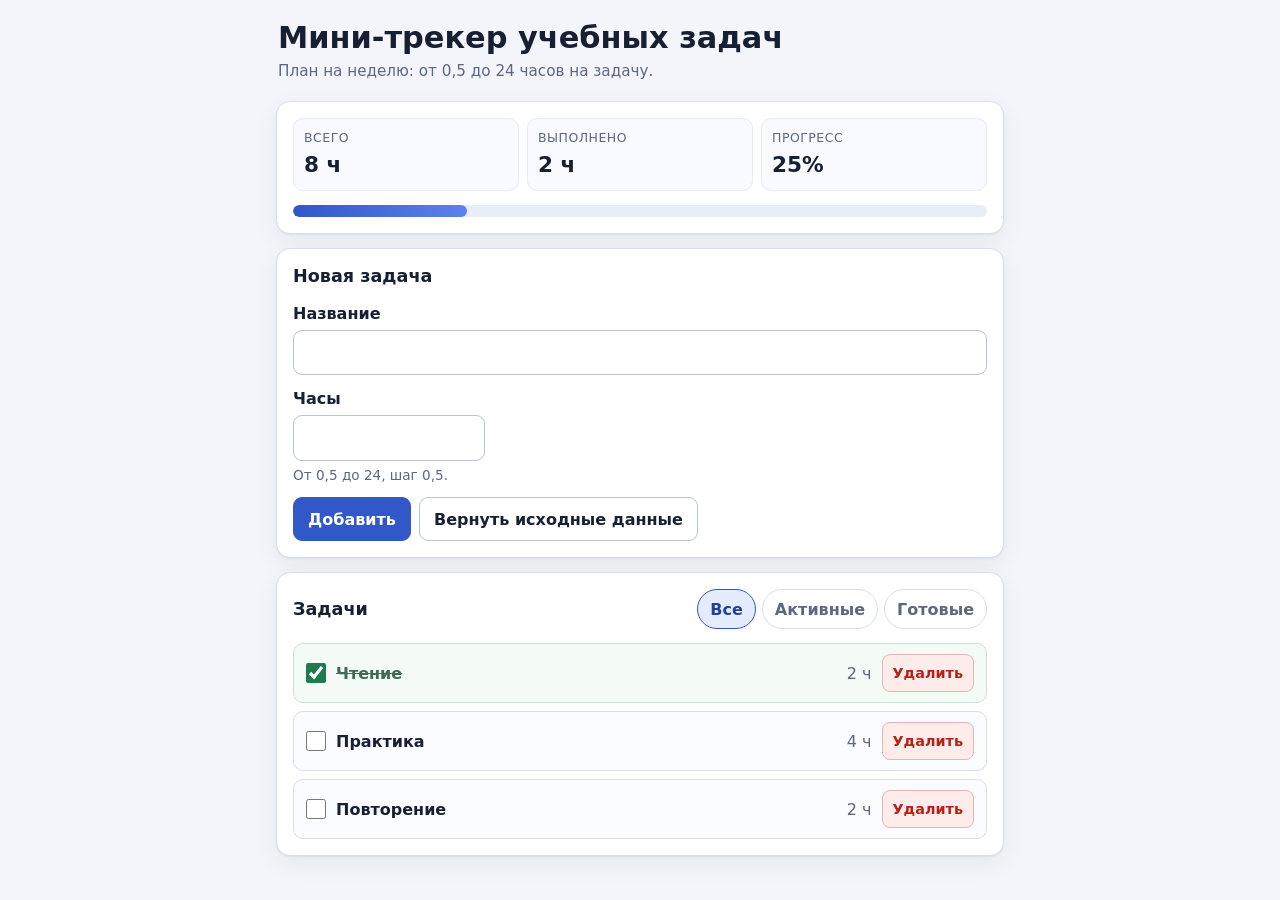
<file: HW01/direct/index.html>
<!doctype html>
<html lang="ru">
  <head>
    <meta charset="utf-8" />
    <meta name="viewport" content="width=device-width, initial-scale=1" />
    <title>Мини-трекер учебных задач</title>
    <link rel="icon" href="data:," />
    <link rel="stylesheet" href="styles.css" />
  </head>
  <body>
    <main class="app">
      <header class="app-header">
        <h1>Мини-трекер учебных задач</h1>
        <p class="subtitle">План на неделю: от 0,5 до 24 часов на задачу.</p>
      </header>

      <section class="summary" aria-labelledby="summary-title">
        <h2 id="summary-title" class="visually-hidden">Общий прогресс</h2>
        <dl class="stats">
          <div class="stat">
            <dt>Всего</dt>
            <dd id="total-hours">8 ч</dd>
          </div>
          <div class="stat">
            <dt>Выполнено</dt>
            <dd id="done-hours">2 ч</dd>
          </div>
          <div class="stat">
            <dt>Прогресс</dt>
            <dd id="progress-value">25%</dd>
          </div>
        </dl>
        <div
          class="progress"
          id="progress"
          role="progressbar"
          aria-label="Прогресс выполнения задач"
          aria-valuemin="0"
          aria-valuemax="100"
          aria-valuenow="25"
        >
          <div class="progress__bar" id="progress-bar" style="width: 25%"></div>
        </div>
      </section>

      <section class="panel" aria-labelledby="form-title">
        <h2 id="form-title">Новая задача</h2>
        <form id="task-form" novalidate>
          <div class="field">
            <label for="title">Название</label>
            <input
              id="title"
              name="title"
              type="text"
              autocomplete="off"
              maxlength="80"
              aria-describedby="title-error"
            />
            <p class="error" id="title-error" role="alert"></p>
          </div>

          <div class="field">
            <label for="hours">Часы</label>
            <input
              id="hours"
              name="hours"
              type="number"
              inputmode="decimal"
              min="0.5"
              max="24"
              step="0.5"
              aria-describedby="hours-hint hours-error"
            />
            <p class="hint" id="hours-hint">От 0,5 до 24, шаг 0,5.</p>
            <p class="error" id="hours-error" role="alert"></p>
          </div>

          <div class="form-actions">
            <button type="submit" class="button button--primary">Добавить</button>
            <button type="button" id="reset-data" class="button">Вернуть исходные данные</button>
          </div>
        </form>
      </section>

      <section class="panel" aria-labelledby="tasks-title">
        <div class="list-header">
          <h2 id="tasks-title">Задачи</h2>
          <div class="filters" role="group" aria-label="Фильтр задач">
            <button type="button" class="filter" data-filter="all" aria-pressed="true">Все</button>
            <button type="button" class="filter" data-filter="active" aria-pressed="false">
              Активные
            </button>
            <button type="button" class="filter" data-filter="done" aria-pressed="false">
              Готовые
            </button>
          </div>
        </div>

        <ul id="task-list" class="task-list"></ul>
        <p id="list-empty" class="empty" hidden></p>
      </section>

      <p id="announcer" class="visually-hidden" aria-live="polite"></p>
    </main>

    <script type="module" src="./app.mjs"></script>
  </body>
</html>
</file>
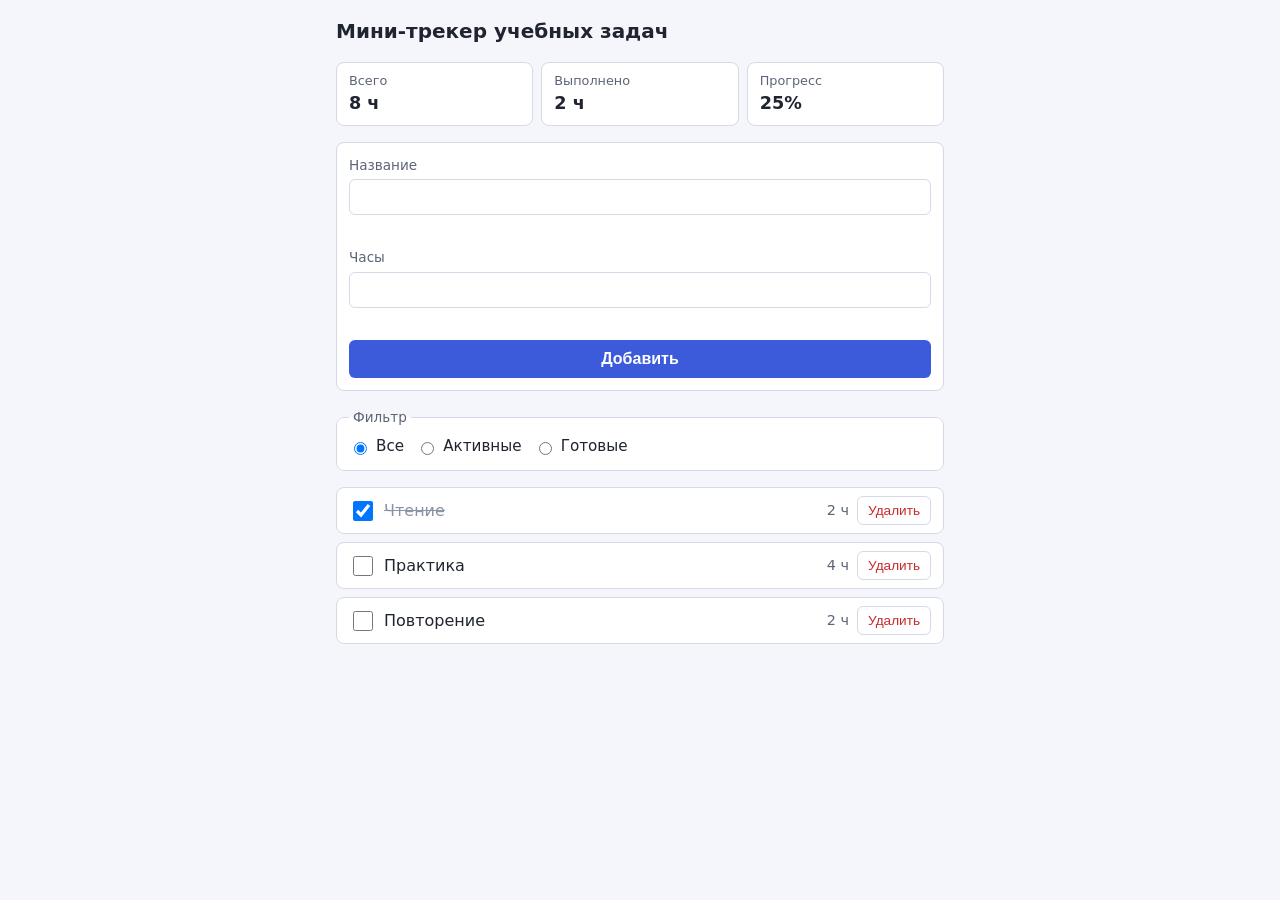
<file: HW01/with-spec/index.html>
<!DOCTYPE html>
<html lang="ru">
  <head>
    <meta charset="utf-8" />
    <meta name="viewport" content="width=device-width, initial-scale=1" />
    <title>Мини-трекер учебных задач</title>
    <link rel="stylesheet" href="styles.css" />
  </head>
  <body>
    <main class="app">
      <h1 class="app__title">Мини-трекер учебных задач</h1>

      <section class="metrics" aria-label="Итоги">
        <div class="metric">
          <span class="metric__label">Всего</span>
          <span class="metric__value" id="total-hours">0 ч</span>
        </div>
        <div class="metric">
          <span class="metric__label">Выполнено</span>
          <span class="metric__value" id="done-hours">0 ч</span>
        </div>
        <div class="metric">
          <span class="metric__label">Прогресс</span>
          <span class="metric__value" id="progress">0%</span>
        </div>
      </section>

      <form class="form" id="task-form" novalidate>
        <div class="field">
          <label class="field__label" for="title">Название</label>
          <input class="field__input" id="title" name="title" type="text" autocomplete="off" />
          <span class="field__error" id="title-error" role="alert"></span>
        </div>

        <div class="field">
          <label class="field__label" for="hours">Часы</label>
          <input
            class="field__input"
            id="hours"
            name="hours"
            type="number"
            min="0.5"
            max="24"
            step="0.5"
            inputmode="decimal"
          />
          <span class="field__error" id="hours-error" role="alert"></span>
        </div>

        <button class="form__submit" type="submit">Добавить</button>
      </form>

      <fieldset class="filters">
        <legend class="filters__legend">Фильтр</legend>
        <label class="filters__option">
          <input type="radio" name="filter" value="all" checked />
          Все
        </label>
        <label class="filters__option">
          <input type="radio" name="filter" value="active" />
          Активные
        </label>
        <label class="filters__option">
          <input type="radio" name="filter" value="done" />
          Готовые
        </label>
      </fieldset>

      <ul class="tasks" id="task-list"></ul>
      <p class="empty" id="empty-state" hidden>Задач нет. Добавьте первую задачу.</p>

      <p class="storage-warning" id="storage-warning" role="status" hidden></p>
    </main>

    <script type="module" src="app.mjs"></script>
  </body>
</html>
</file>
<file: HW01/direct/styles.css>
:root {
  color-scheme: light;
  --bg: #f3f5fa;
  --surface: #ffffff;
  --text: #172033;
  --muted: #5c6880;
  --border: #d8dfeb;
  --accent: #3157c8;
  --accent-dark: #23409a;
  --accent-soft: #e6ecff;
  --danger: #b42318;
  --danger-soft: #fdecea;
  --done: #1f7a4d;
  --shadow: 0 1px 2px rgb(23 32 51 / 6%), 0 8px 24px rgb(23 32 51 / 6%);
  font-family: system-ui, -apple-system, "Segoe UI", Roboto, Arial, sans-serif;
  font-synthesis: none;
  text-size-adjust: 100%;
}

*,
*::before,
*::after {
  box-sizing: border-box;
}

html {
  min-width: 0;
}

body {
  margin: 0;
  min-width: 0;
  background: var(--bg);
  color: var(--text);
  line-height: 1.45;
  overflow-x: hidden;
}

h1,
h2,
p,
dl,
dd,
ul {
  margin: 0;
}

h1 {
  font-size: clamp(1.45rem, 1.2rem + 1vw, 1.9rem);
  line-height: 1.2;
}

h2 {
  font-size: 1.1rem;
  line-height: 1.3;
}

.app {
  width: 100%;
  max-width: 760px;
  margin: 0 auto;
  padding: 16px;
  display: grid;
  gap: 14px;
}

.app-header {
  display: grid;
  gap: 4px;
  padding: 4px 2px;
}

.subtitle {
  color: var(--muted);
  font-size: 0.95rem;
}

.summary,
.panel {
  background: var(--surface);
  border: 1px solid var(--border);
  border-radius: 14px;
  box-shadow: var(--shadow);
  padding: 16px;
}

.summary {
  display: grid;
  gap: 14px;
}

.stats {
  display: grid;
  grid-template-columns: repeat(3, minmax(0, 1fr));
  gap: 8px;
}

.stat {
  min-width: 0;
  padding: 10px;
  background: #f8faff;
  border: 1px solid #e6ebf5;
  border-radius: 10px;
}

.stat dt {
  color: var(--muted);
  font-size: 0.78rem;
  text-transform: uppercase;
  letter-spacing: 0.04em;
}

.stat dd {
  margin-top: 2px;
  font-size: clamp(1.1rem, 1rem + 0.5vw, 1.35rem);
  font-weight: 700;
  font-variant-numeric: tabular-nums;
  overflow-wrap: anywhere;
}

.progress {
  height: 12px;
  background: #e8edf7;
  border-radius: 999px;
  overflow: hidden;
}

.progress__bar {
  width: 0;
  height: 100%;
  background: linear-gradient(90deg, var(--accent), #5d82ea);
  border-radius: inherit;
  transition: width 160ms ease-out;
}

.panel {
  display: grid;
  gap: 14px;
}

form {
  display: grid;
  gap: 12px;
}

.field {
  display: grid;
  gap: 5px;
  min-width: 0;
}

label {
  font-weight: 600;
}

input[type="text"],
input[type="number"] {
  width: 100%;
  min-width: 0;
  min-height: 44px;
  padding: 10px 12px;
  border: 1px solid #b9c3d6;
  border-radius: 9px;
  background: #fff;
  color: inherit;
  font: inherit;
}

input[type="number"] {
  max-width: 12rem;
}

input:focus-visible,
button:focus-visible {
  outline: 3px solid rgb(49 87 200 / 35%);
  outline-offset: 2px;
}

input[aria-invalid="true"] {
  border-color: var(--danger);
  background: #fffafa;
}

.hint {
  color: var(--muted);
  font-size: 0.85rem;
}

.error {
  color: var(--danger);
  font-size: 0.9rem;
  font-weight: 600;
}

.error:empty {
  display: none;
}

.form-actions {
  display: flex;
  flex-wrap: wrap;
  gap: 8px;
}

.button {
  min-height: 44px;
  padding: 9px 14px;
  border: 1px solid #b9c3d6;
  border-radius: 9px;
  background: #fff;
  color: var(--text);
  font: inherit;
  font-weight: 600;
  cursor: pointer;
}

.button:hover {
  background: #f5f7fc;
}

.button--primary {
  border-color: var(--accent);
  background: var(--accent);
  color: #fff;
}

.button--primary:hover {
  background: var(--accent-dark);
}

.list-header {
  display: flex;
  flex-wrap: wrap;
  align-items: center;
  justify-content: space-between;
  gap: 10px;
}

.filters {
  display: flex;
  flex-wrap: wrap;
  gap: 6px;
}

.filter {
  min-height: 40px;
  padding: 7px 12px;
  border: 1px solid var(--border);
  border-radius: 999px;
  background: #fff;
  color: var(--muted);
  font: inherit;
  font-weight: 600;
  cursor: pointer;
}

.filter:hover {
  background: #f5f7fc;
}

.filter[aria-pressed="true"] {
  border-color: var(--accent);
  background: var(--accent-soft);
  color: var(--accent-dark);
}

.task-list {
  list-style: none;
  padding: 0;
  display: grid;
  gap: 8px;
}

.task {
  display: flex;
  flex-wrap: wrap;
  align-items: center;
  gap: 8px 10px;
  min-width: 0;
  padding: 10px 12px;
  border: 1px solid var(--border);
  border-radius: 10px;
  background: #fbfcff;
}

.task--done {
  background: #f4faf6;
  border-color: #c8e5d3;
}

.task__checkbox {
  flex: 0 0 auto;
  width: 20px;
  height: 20px;
  margin: 0;
  accent-color: var(--done);
}

.task__title {
  flex: 1 1 9rem;
  min-width: 0;
  font-weight: 600;
  overflow-wrap: anywhere;
  cursor: pointer;
}

.task--done .task__title {
  color: #3f6b54;
  text-decoration: line-through;
}

.task__hours {
  flex: 0 0 auto;
  color: var(--muted);
  font-variant-numeric: tabular-nums;
  white-space: nowrap;
}

.task__delete {
  flex: 0 0 auto;
  min-height: 38px;
  padding: 5px 10px;
  border: 1px solid #e4b7b2;
  border-radius: 8px;
  background: var(--danger-soft);
  color: var(--danger);
  font: inherit;
  font-size: 0.9rem;
  font-weight: 600;
  cursor: pointer;
}

.task__delete:hover {
  background: #fbdcd7;
}

.empty {
  padding: 14px;
  border: 1px dashed #b9c3d6;
  border-radius: 10px;
  color: var(--muted);
  text-align: center;
}

.visually-hidden {
  position: absolute !important;
  width: 1px;
  height: 1px;
  padding: 0;
  margin: -1px;
  overflow: hidden;
  clip: rect(0 0 0 0);
  white-space: nowrap;
  border: 0;
}

@media (max-width: 420px) {
  .app {
    padding: 12px;
    gap: 12px;
  }

  .summary,
  .panel {
    padding: 14px;
  }

  .stats {
    gap: 6px;
  }

  .stat {
    padding: 8px;
  }

  .stat dd {
    font-size: 1.05rem;
  }
}

@media (prefers-reduced-motion: reduce) {
  .progress__bar {
    transition: none;
  }
}
</file>
<file: HW01/with-spec/styles.css>
:root {
  --bg: #f4f6fb;
  --card: #ffffff;
  --text: #1f2430;
  --muted: #5c6478;
  --border: #d5dae6;
  --accent: #3b5bdb;
  --accent-contrast: #ffffff;
  --danger: #c92a2a;
  --done: #8a93a6;
}

* {
  box-sizing: border-box;
}

html,
body {
  margin: 0;
  padding: 0;
}

body {
  background: var(--bg);
  color: var(--text);
  font-family: system-ui, -apple-system, "Segoe UI", Roboto, sans-serif;
  line-height: 1.5;
}

.app {
  max-width: 640px;
  margin: 0 auto;
  padding: 16px;
}

.app__title {
  font-size: 1.25rem;
  margin: 0 0 16px;
}

.metrics {
  display: flex;
  flex-wrap: wrap;
  gap: 8px;
  margin-bottom: 16px;
}

.metric {
  flex: 1 1 30%;
  min-width: 90px;
  background: var(--card);
  border: 1px solid var(--border);
  border-radius: 8px;
  padding: 8px 12px;
}

.metric__label {
  display: block;
  font-size: 0.8rem;
  color: var(--muted);
}

.metric__value {
  display: block;
  font-size: 1.1rem;
  font-weight: 600;
}

.form {
  background: var(--card);
  border: 1px solid var(--border);
  border-radius: 8px;
  padding: 12px;
  margin-bottom: 16px;
}

.field {
  margin-bottom: 12px;
}

.field__label {
  display: block;
  font-size: 0.85rem;
  color: var(--muted);
  margin-bottom: 4px;
}

.field__input {
  width: 100%;
  padding: 8px;
  font-size: 1rem;
  border: 1px solid var(--border);
  border-radius: 6px;
  background: #fff;
  color: var(--text);
}

.field__input:focus {
  outline: 2px solid var(--accent);
  outline-offset: 1px;
}

.field__error {
  display: block;
  min-height: 1.2em;
  margin-top: 4px;
  font-size: 0.85rem;
  color: var(--danger);
}

.form__submit {
  width: 100%;
  padding: 10px 16px;
  font-size: 1rem;
  font-weight: 600;
  color: var(--accent-contrast);
  background: var(--accent);
  border: none;
  border-radius: 6px;
  cursor: pointer;
}

.form__submit:hover {
  background: #2f49b0;
}

.filters {
  display: flex;
  flex-wrap: wrap;
  gap: 12px;
  border: 1px solid var(--border);
  border-radius: 8px;
  padding: 8px 12px 12px;
  margin: 0 0 16px;
  background: var(--card);
}

.filters__legend {
  font-size: 0.85rem;
  color: var(--muted);
  padding: 0 4px;
}

.filters__option {
  display: inline-flex;
  align-items: center;
  gap: 6px;
  font-size: 0.95rem;
}

.tasks {
  list-style: none;
  margin: 0 0 16px;
  padding: 0;
  display: flex;
  flex-direction: column;
  gap: 8px;
}

.task {
  display: flex;
  align-items: center;
  gap: 8px;
  background: var(--card);
  border: 1px solid var(--border);
  border-radius: 8px;
  padding: 8px 12px;
  flex-wrap: wrap;
}

.task__toggle {
  flex: 0 0 auto;
  width: 20px;
  height: 20px;
}

.task__title {
  flex: 1 1 auto;
  min-width: 0;
  overflow-wrap: anywhere;
}

.task--done .task__title {
  color: var(--done);
  text-decoration: line-through;
}

.task__hours {
  flex: 0 0 auto;
  color: var(--muted);
  font-size: 0.9rem;
  white-space: nowrap;
}

.task__remove {
  flex: 0 0 auto;
  padding: 6px 10px;
  font-size: 0.85rem;
  color: var(--danger);
  background: transparent;
  border: 1px solid var(--border);
  border-radius: 6px;
  cursor: pointer;
}

.task__remove:hover {
  border-color: var(--danger);
}

.empty {
  color: var(--muted);
  text-align: center;
  margin: 16px 0;
}

.storage-warning {
  margin: 16px 0 0;
  padding: 8px 12px;
  font-size: 0.85rem;
  color: #7a4b00;
  background: #fff4d6;
  border: 1px solid #f0d38a;
  border-radius: 6px;
}

@media (max-width: 420px) {
  .app {
    padding: 12px;
  }

  .metric {
    flex: 1 1 100%;
  }

  .task__remove {
    width: 100%;
    text-align: center;
  }
}
</file>
